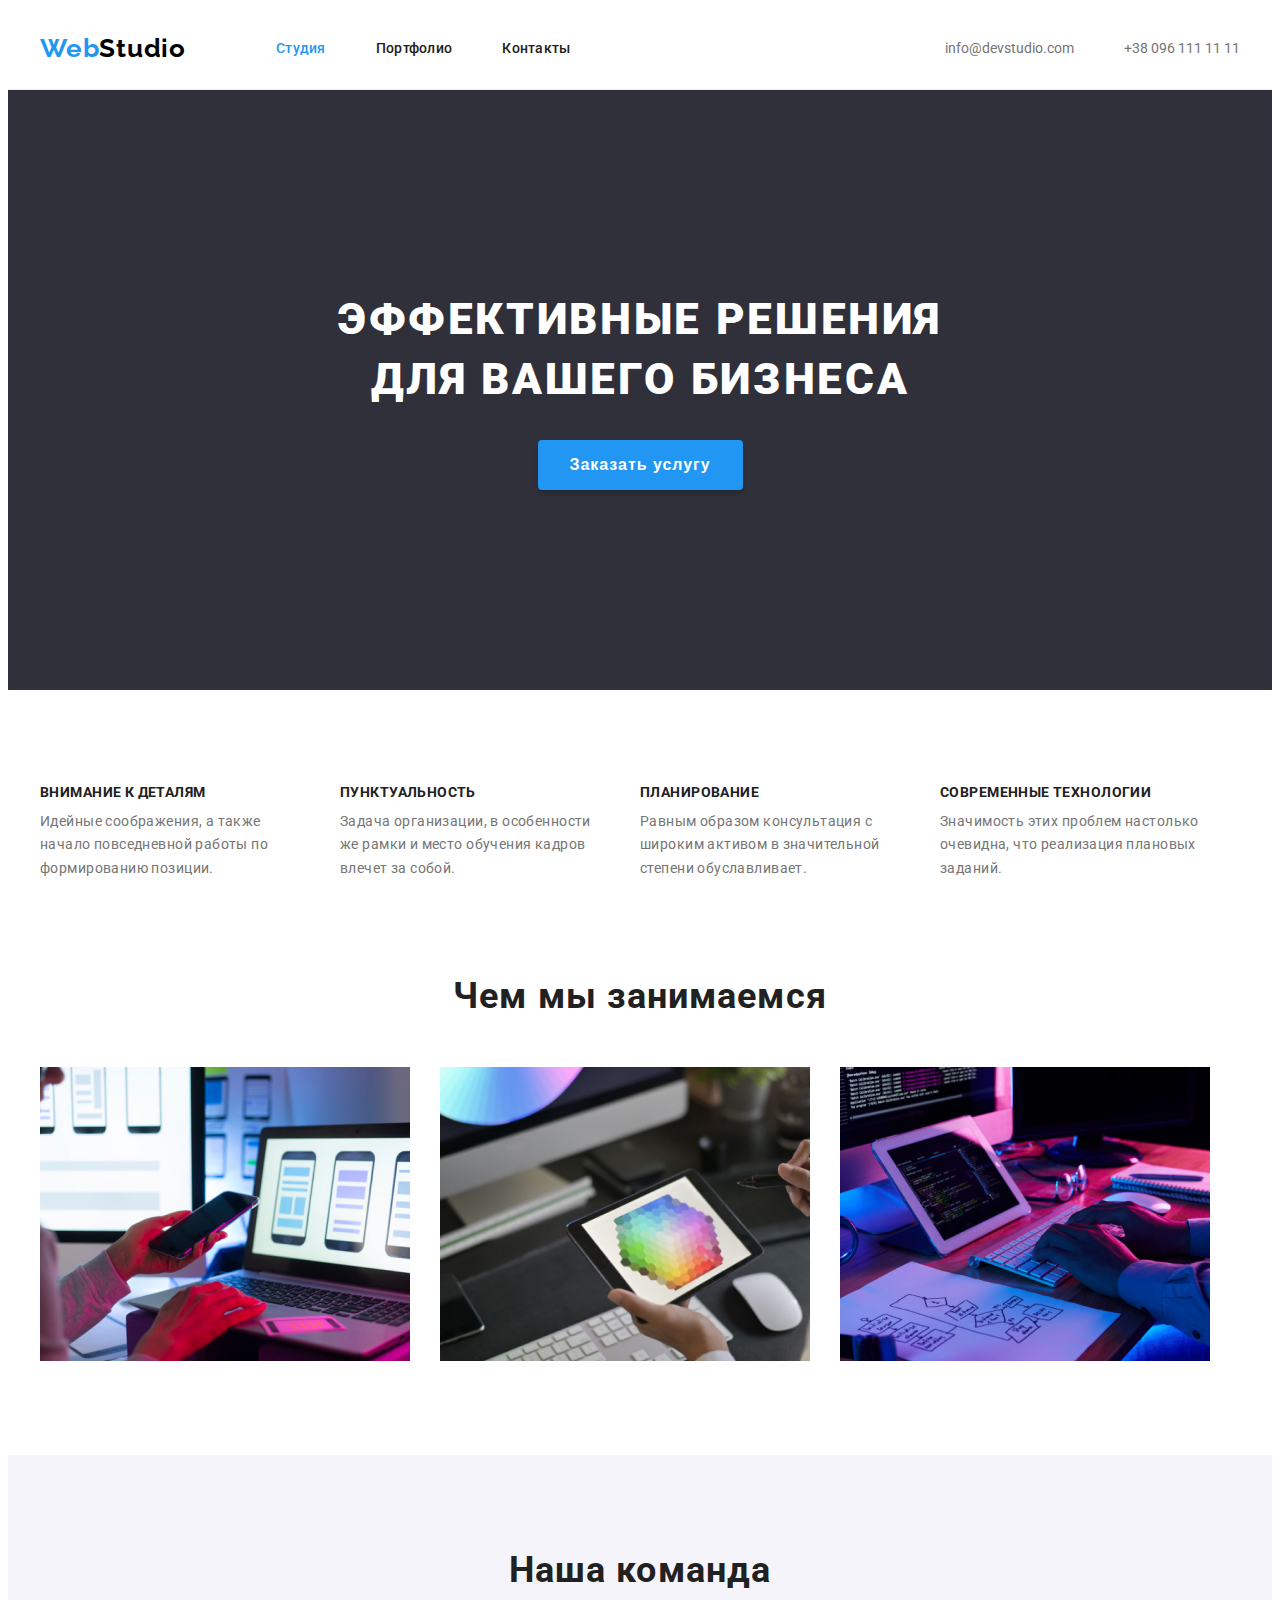
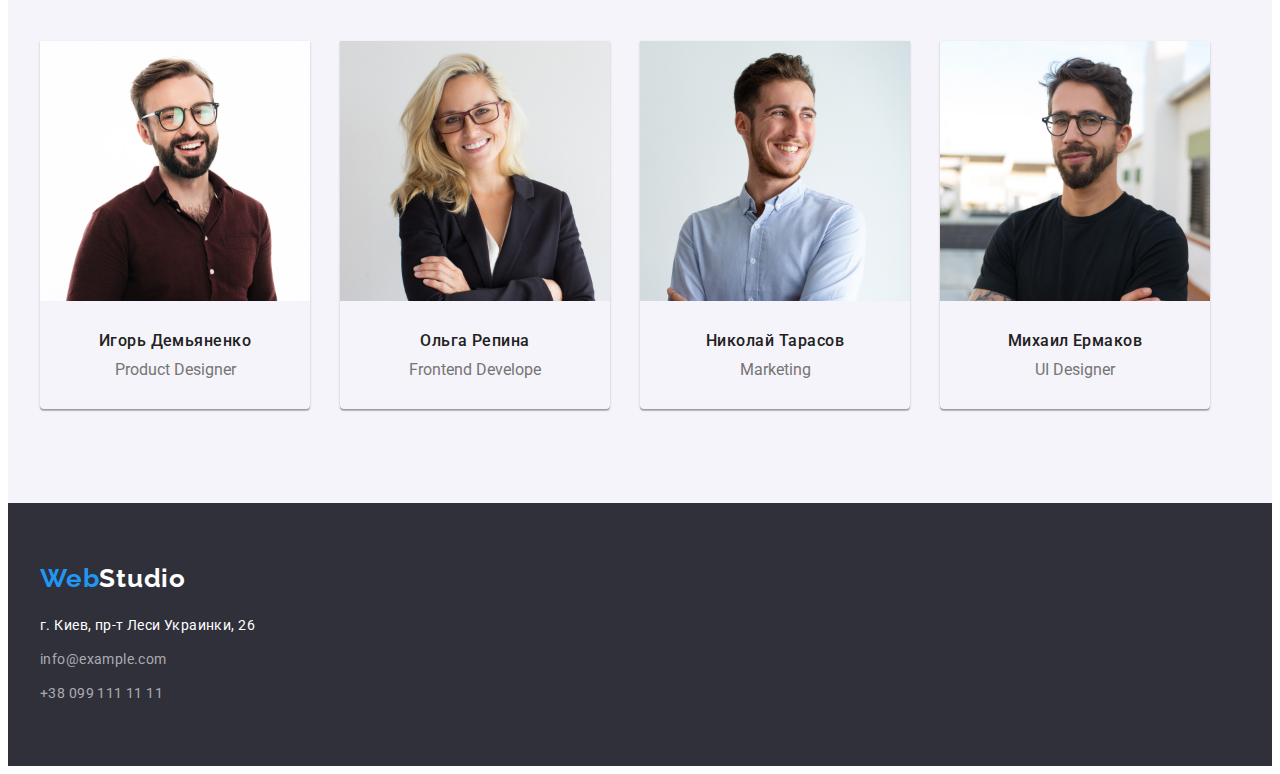
<file: index.html>
<!DOCTYPE html>
<html lang="ru">
  <head>
    <meta charset="UTF-8" />
    <meta name="viewport" content="width=device-width, initial-scale=1.0" />
    <link rel="preconnect" href="https://fonts.gstatic.com" />
    <link
      href="https://fonts.googleapis.com/css2?family=Raleway:wght@700&family=Roboto:wght@400;500;700;900&display=swap"
      rel="stylesheet"
    />
    <link
      rel="stylesheet"
      href="https://cdnjs.cloudflare.com/ajax/libs/modern-normalize/1.0.0/modern-normalize.min.css"
      integrity="sha512-ISS7cAi1PEhQ8jnbJpJZMd29NlhNj4AWYyLOSp2CE/CsHxTCu+r+t0D2yoJudVrd0/8fTVPUVDzY5Tvli75u/g=="
      crossorigin="anonymous"
    />
    <link rel="stylesheet" href="./css/styles.css" />
    <title lang="en">WebStudio</title>
  </head>
  <body>
    <!--Шапка сайта-->
    <header class="header">
      <div class="conteiner display-flex">
        <nav class="header-navigation display-flex">
          <a class="logo" href="./index.html"
            ><span class="logo-first-word">Web</span>Studio</a
          >
          <ul class="navigation-list display-flex">
            <li class="navigation-list-item">
              <a
                class="navigation-list-link navigation-list-link-active"
                href="./index.html"
              >
                Студия
              </a>
            </li>
            <li class="navigation-list-item">
              <a class="navigation-list-link" href="./portfolio.html"
                >Портфолио</a
              >
            </li>
            <li class="navigation-list-item">
              <a class="navigation-list-link" href="#">Контакты</a>
            </li>
          </ul>
        </nav>

        <ul class="address-list display-flex">
          <li class="address-item">
            <a class="address-link" href="mailto:info@devstudio.com"
              >info@devstudio.com</a
            >
          </li>
          <li class="address-item">
            <a class="address-link" href="tel:+380961111111"
              >+38 096 111 11 11</a
            >
          </li>
        </ul>
      </div>
    </header>
    <main>
      <!--Секція Герой-->
      <section class="hero section">
        <div class="conteiner">
          <h1 class="hero-title">
            Эффективные решения <br />
            для вашего бизнеса
          </h1>
          <button type="button" class="hero-button">Заказать услугу</button>
        </div>
      </section>
      <!--Особенности-->
      <section class="features section">
        <div class="conteiner">
          <h2 hidden class="section-title">Наши особенности</h2>
          <ul class="features-list display-flex">
            <li class="features-list-item">
              <h3 class="features-list-title">Внимание к деталям</h3>
              <p class="features-list-text">
                Идейные соображения, а также начало повседневной работы по
                формированию позиции.
              </p>
            </li>
            <li class="features-list-item">
              <h3 class="features-list-title">Пунктуальность</h3>
              <p class="features-list-text">
                Задача организации, в особенности же рамки и место обучения
                кадров влечет за собой.
              </p>
            </li>
            <li class="features-list-item">
              <h3 class="features-list-title">Планирование</h3>
              <p class="features-list-text">
                Равным образом консультация с широким активом в значительной
                степени обуславливает.
              </p>
            </li>
            <li class="features-list-item">
              <h3 class="features-list-title">Современные технологии</h3>
              <p class="features-list-text">
                Значимость этих проблем настолько очевидна, что реализация
                плановых заданий.
              </p>
            </li>
          </ul>
        </div>
      </section>
      <!--Чем мы занимаемся-->
      <section class="doing section">
        <div class="conteiner">
          <h2 class="section-title">Чем мы занимаемся</h2>
          <ul class="doing-list display-flex">
            <li class="doing-list-item">
              <img
                class="doing-list-image"
                src="./images/index/what-we-do-img-1.jpg"
                alt="Процес вестания страници"
                width="370"
                height="294"
              />
            </li>
            <li class="doing-list-item">
              <img
                class="doing-list-image"
                src="./images/index/what-we-do-img-2.jpg"
                alt="Процес тестирования страницт"
                width="370"
                height="294"
              />
            </li>
            <li class="doing-list-item">
              <img
                class="doing-list-image"
                src="./images/index/what-we-do-img-3.jpg"
                alt="Процес создания дизайна"
                width="370"
                height="294"
              />
            </li>
          </ul>
        </div>
      </section>
      <!--Наша команда-->
      <section class="team section">
        <div class="conteiner">
          <h2 class="section-title">Наша команда</h2>
          <ul class="team-list display-flex">
            <li class="team-list-item">
              <img
                class="team-list-image"
                src="./images/index/teammate-img-Igor.jpg"
                alt="Фото Игоря
            Демьяненко"
                width="270"
                height="260"
              />
              <div class="team-list-text-conteiner">
                <h3 class="team-list-title">Игорь Демьяненко</h3>
                <p class="team-list-text" lang="en">Product Designer</p>
              </div>
            </li>
            <li class="team-list-item">
              <img
                class="team-list-image"
                src="./images/index/teammate-img-Olga.jpg"
                alt="Ольги Репинои"
                width="270"
                height="260"
              />
              <div class="team-list-text-conteiner">
                <h3 class="team-list-title">Ольга Репина</h3>
                <p class="team-list-text" lang="en">Frontend Develope</p>
              </div>
            </li>
            <li class="team-list-item">
              <img
                class="team-list-image"
                src="./images/index/teammate-img-Mykola.jpg"
                alt="Фото Николая
            Тарасова"
                width="270"
                height="260"
              />
              <div class="team-list-text-conteiner">
                <h3 class="team-list-title">Николай Тарасов</h3>
                <p class="team-list-text" lang="en">Marketing</p>
              </div>
            </li>
            <li class="team-list-item">
              <img
                class="team-list-image"
                src="./images/index/teammate-img-Myhailo.jpg"
                alt="Михаила Ермакова"
                width="270"
                height="260"
              />
              <div class="team-list-text-conteiner">
                <h3 class="team-list-title">Михаил Ермаков</h3>
                <p class="team-list-text" lang="en">UI Designer</p>
              </div>
            </li>
          </ul>
        </div>
      </section>
    </main>
    <!--Подвал сайта-->
    <footer class="footer">
      <div class="conteiner">
        <a class="logo logo-footer" href="./index.html">
          <span class="logo-first-word">Web</span>Studio
        </a>
        <address class="footer-address">
          <a
            class="footer-address-link"
            href="https://goo.gl/maps/fKDju42FKTuRYaaN9"
            target="_blank"
          >
            г. Киев, пр-т Леси Украинки, 26
          </a>

          <ul class="footer-list">
            <li class="footer-list-item">
              <a class="footer-list-link" href="mailto:info@example.com">
                info@example.com
              </a>
            </li>
            <li class="footer-list-item">
              <a class="footer-list-link" href="tel:+380991111111">
                +38 099 111 11 11
              </a>
            </li>
          </ul>
        </address>
      </div>
    </footer>
  </body>
</html>
</file>
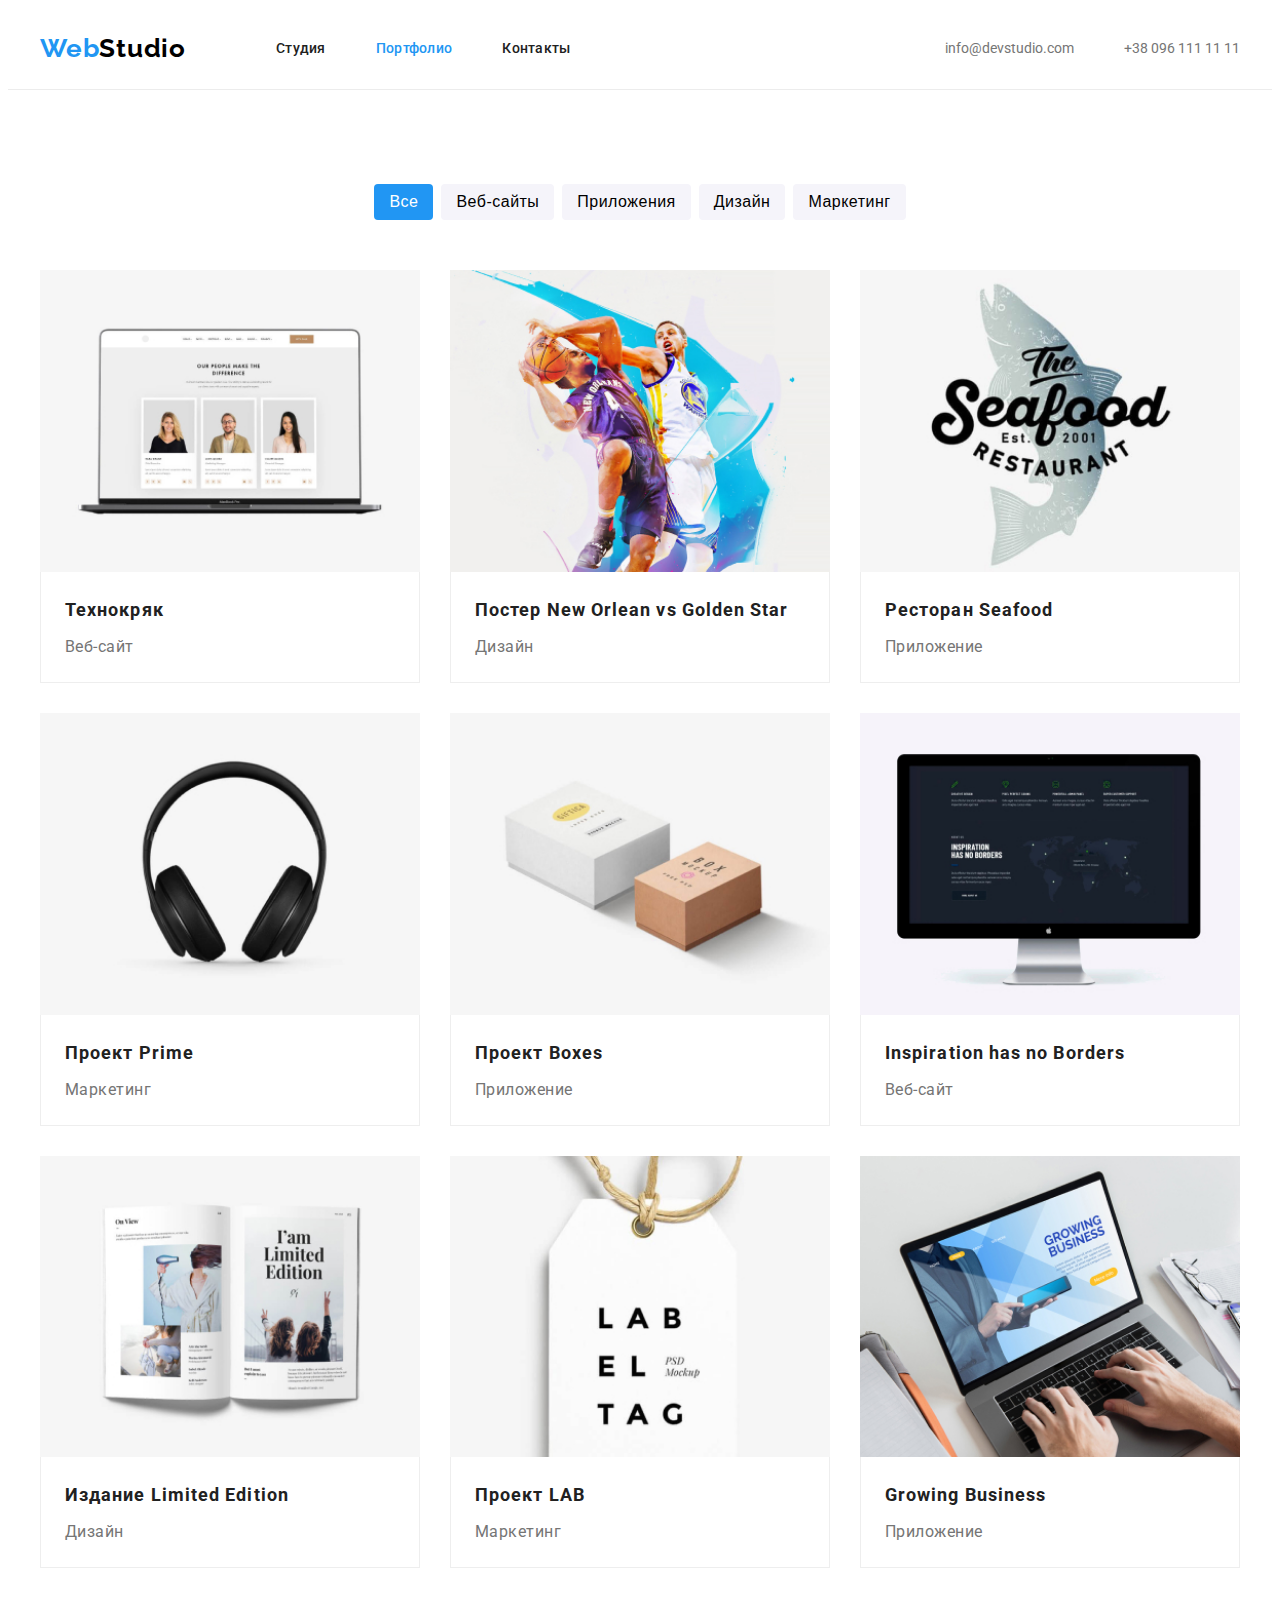
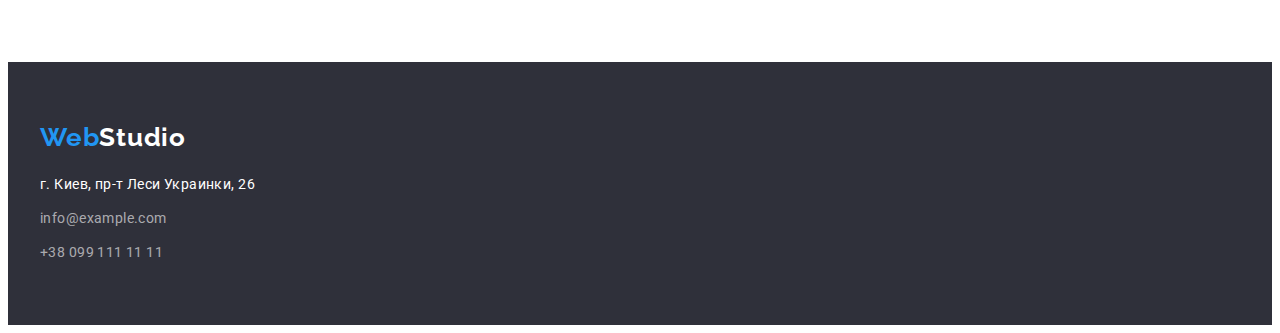
<file: portfolio.html>
<!DOCTYPE html>
<html lang="ru">
  <head>
    <meta charset="UTF-8" />
    <meta name="viewport" content="width=device-width, initial-scale=1.0" />
    <link rel="preconnect" href="https://fonts.gstatic.com" />
    <link
      href="https://fonts.googleapis.com/css2?family=Raleway:wght@700&family=Roboto:wght@400;500;700;900&display=swap"
      rel="stylesheet"
    />
    <link
      rel="stylesheet"
      href="https://cdnjs.cloudflare.com/ajax/libs/modern-normalize/1.0.0/modern-normalize.min.css"
      integrity="sha512-ISS7cAi1PEhQ8jnbJpJZMd29NlhNj4AWYyLOSp2CE/CsHxTCu+r+t0D2yoJudVrd0/8fTVPUVDzY5Tvli75u/g=="
      crossorigin="anonymous"
    />
    <link rel="stylesheet" href="./css/styles.css" />
    <title>WebStudio</title>
  </head>
  <body>
    <!--Шапка сайта-->
    <header class="header">
      <div class="conteiner display-flex">
        <nav class="header-navigation display-flex">
          <a class="logo" href="./index.html"
            ><span class="logo-first-word">Web</span>Studio</a
          >
          <ul class="navigation-list display-flex">
            <li class="navigation-list-item">
              <a class="navigation-list-link n" href="./index.html"> Студия </a>
            </li>
            <li class="navigation-list-item">
              <a
                class="navigation-list-link navigation-list-link-active"
                href="./portfolio.html"
                >Портфолио</a
              >
            </li>
            <li class="navigation-list-item">
              <a class="navigation-list-link" href="#">Контакты</a>
            </li>
          </ul>
        </nav>

        <ul class="address-list display-flex">
          <li class="address-item">
            <a class="address-link" href="mailto:info@devstudio.com"
              >info@devstudio.com</a
            >
          </li>
          <li class="address-item">
            <a class="address-link" href="tel:+380961111111"
              >+38 096 111 11 11</a
            >
          </li>
        </ul>
      </div>
    </header>

    <main>
      <!--Секція Герой-->
      <section class="examples section">
        <div class="conteiner">
          <h1 hidden>Портфоліо</h1>
          <ul class="examples-filter display-flex">
            <li class="examples-filter-item">
              <button type="button" class="examples-filter-button active">
                Все
              </button>
            </li>
            <li class="examples-filter-item">
              <button type="button" class="examples-filter-button">
                Веб-сайты
              </button>
            </li>
            <li class="examples-filter-item">
              <button type="button" class="examples-filter-button">
                Приложения
              </button>
            </li>
            <li class="examples-filter-item">
              <button type="button" class="examples-filter-button">
                Дизайн
              </button>
            </li>
            <li class="examples-filter-item">
              <button type="button" class="examples-filter-button">
                Маркетинг
              </button>
            </li>
          </ul>
          <!-- <form action="portfolio-filter-form">
          <label for="all-pages">
            Все
            <input
              type="radio"
              name="filter"
              id="all-pages"
              value="all-pages"
              checked
            />
          </label>
          <label for="web-studio-pages">
            Веб-сайты
            <input
              type="radio"
              name="filter"
              id="web-studio-pages"
              value="web-studio-pages"
            />
          </label>
          <label for="apllications">
            Приложения
            <input
              type="radio"
              name="filter"
              id="apllications"
              value="apllications"
            />
          </label>
          <label for="designs">
            Дизайн
            <input type="radio" name="filter" id="designs" value="designs" />
          </label>
          <label for="marketing">
            Маркетинг
            <input
              type="radio"
              name="filter"
              id="marketing"
              value="marketing"
            />
          </label>
        </form> -->
          <h2 class="examples-titlte" hidden>Примери работ</h2>
          <ul class="examples-list display-flex">
            <li class="examples-list-item">
              <a class="examples-list-link" href="#">
                <img
                  class="examples-list-image"
                  src="./images/portfolio/our-works-img-1.jpg"
                  alt="Ноутбук с примером сайта"
                />
                <div class="examples-list-text-conteiner">
                  <h3 class="examples-list-title">Технокряк</h3>
                  <p class="examples-list-text">Веб-сайт</p>
                </div>
              </a>
            </li>
            <li class="examples-list-item">
              <a class="examples-list-link" href="#">
                <img
                  class="examples-list-image"
                  src="./images/portfolio/our-works-img-2.jpg"
                  alt="Два баскетболиста борютса за м'яч"
                />
                <div class="examples-list-text-conteiner">
                  <h3 class="examples-list-title">
                    Постер <span lang="en">New Orlean vs Golden Star</span>
                  </h3>
                  <p class="examples-list-text">Дизайн</p>
                </div>
              </a>
            </li>
            <li class="examples-list-item">
              <a class="examples-list-link" href="#">
                <img
                  class="examples-list-image"
                  src="./images/portfolio/our-works-img-3.jpg"
                  alt="Логотип сефудс ресторана"
                />
                <div class="examples-list-text-conteiner">
                  <h3 class="examples-list-title">
                    Ресторан <span lang="en">Seafood</span>
                  </h3>
                  <p class="examples-list-text">Приложение</p>
                </div>
              </a>
            </li>
            <li class="examples-list-item">
              <a class="examples-list-link" href="#">
                <img
                  class="examples-list-image"
                  src="./images/portfolio/our-works-img-4.jpg"
                  alt="Наушники"
                />
                <div class="examples-list-text-conteiner">
                  <h3 class="examples-list-title">
                    Проект <span lang="en">Prime</span>
                  </h3>
                  <p class="examples-list-text">Маркетинг</p>
                </div>
              </a>
            </li>
            <li class="examples-list-item">
              <a class="examples-list-link" href="#">
                <img
                  class="examples-list-image"
                  src="./images/portfolio/our-works-img-5.jpg"
                  alt="Две коробоки"
                />
                <div class="examples-list-text-conteiner">
                  <h3 class="examples-list-title">
                    Проект <span lang="en">Boxes</span>
                  </h3>
                  <p class="examples-list-text">Приложение</p>
                </div>
              </a>
            </li>
            <li class="examples-list-item">
              <a class="examples-list-link" href="#">
                <img
                  class="examples-list-image"
                  src="./images/portfolio/our-works-img-6.jpg"
                  alt="Компютер с откритим на нем сайте"
                />
                <div class="examples-list-text-conteiner">
                  <h3 class="examples-list-title" lang="en">
                    Inspiration has no Borders
                  </h3>
                  <p class="examples-list-text">Веб-сайт</p>
                </div>
              </a>
            </li>
            <li class="examples-list-item">
              <a class="examples-list-link" href="#">
                <img
                  class="examples-list-image"
                  src="./images/portfolio/our-works-img-7.jpg"
                  alt="Откритая книга"
                />
                <div class="examples-list-text-conteiner">
                  <h3 class="examples-list-title">
                    Издание <span lang="en">Limited Edition</span>
                  </h3>
                  <p class="examples-list-text">Дизайн</p>
                </div>
              </a>
            </li>
            <li class="examples-list-item">
              <a class="examples-list-link" href="">
                <img
                  class="examples-list-image"
                  src="./images/portfolio/our-works-img-8.jpg"
                  alt="Бирка с надписью lab el tag"
                />
                <div class="examples-list-text-conteiner">
                  <h3 class="examples-list-title">
                    Проект <span lang="en">LAB</span>
                  </h3>
                  <p class="examples-list-text">Маркетинг</p>
                </div>
              </a>
            </li>
            <li class="examples-list-item">
              <a class="examples-list-link" href="">
                <img
                  class="examples-list-image"
                  src="./images/portfolio/our-works-img-9.jpg"
                  alt="Человек набирает текс на ноутбуке"
                />
                <div class="examples-list-text-conteiner">
                  <h3 class="examples-list-title" lang="en">
                    Growing Business
                  </h3>
                  <p class="examples-list-text">Приложение</p>
                </div>
              </a>
            </li>
          </ul>
        </div>
      </section>
    </main>
    <!--Подвал сайта-->
    <footer class="footer">
      <div class="conteiner">
        <a class="logo logo-footer" href="./index.html">
          <span class="logo-first-word">Web</span>Studio
        </a>
        <address class="footer-address">
          <a
            class="footer-address-link"
            href="https://goo.gl/maps/fKDju42FKTuRYaaN9"
            target="_blank"
          >
            г. Киев, пр-т Леси Украинки, 26
          </a>

          <ul class="footer-list">
            <li class="footer-list-item">
              <a class="footer-list-link" href="mailto:info@example.com">
                info@example.com
              </a>
            </li>
            <li class="footer-list-item">
              <a class="footer-list-link" href="tel:+380991111111">
                +38 099 111 11 11
              </a>
            </li>
          </ul>
        </address>
      </div>
    </footer>
  </body>
</html>
</file>
<file: css/styles.css>
:root {
  --text-color: #757575;
  --text-color-title: #212121;
  --text-font-size: 14px;
  --logo-first-word-color: #2196f3;
  --logo-header-color: #000000;
  --active-link-color: #2196f3;
  --light-background-color: #f5f4fa;
  --dark-background-color: #2f303a;
  --dark-background-text-color: #ffffff;
  --gatter-size: 15px;
  --double-gatter-size: 30px;
  --section-padding: 94px;
  --button-background-color-active: #188ce8;
  --collum-number: 3;
}
body {
  color: var(--text-color);
  font-family: "Roboto", sans-serif;
  font-size: var(--text-font-size);
  font-weight: 400;
  font-size: 14px;
}

img {
  display: block;
}
a {
  color: inherit;
  text-decoration: none;
  font-style: normal;
  display: block;
}

ul {
  list-style-type: none;
  padding: 0;
  margin: 0;
}
h1,
h2,
h3,
h4,
h5,
h6 {
  margin: 0;
  color: var(--text-color-title);
}
p {
  margin: 0;
}

/* == Common styles == */
.display-flex {
  display: flex;
}
.section {
  padding: var(--section-padding) 0;
}
.conteiner {
  width: 1200px;
  padding-left: var(--gatter-size);
  padding-right: var(--gatter-size);
  margin: 0 auto;
}
.logo {
  padding: 25px 0;
  margin-right: 90px;

  font-family: "Raleway", sans-serif;
  color: var(--logo-header-color);
  font-weight: 700;
  font-size: 26px;
  line-height: 1.192;
  letter-spacing: 0.03em;
}
.logo-first-word {
  color: var(--logo-first-word-color);
}
.section-title {
  font-weight: 700;
  font-size: 36px;
  line-height: 1.167;
  text-align: center;
  letter-spacing: 0.03em;
  margin-bottom: 50px;
}

/* == Heder styles == */
.header {
  border-bottom: 1px solid #ececec;
}
.header .conteiner {
  align-items: center;
}

.header-address,
.navigation-list {
  align-items: center;

  font-weight: 500;
  line-height: 1.143;
  letter-spacing: 0.02em;
}
.navigation-list-item:not(:last-child) {
  margin-right: 50px;
}

.navigation-list-link {
  color: var(--text-color-title);
  padding: 32px 0;
}
.address-list {
  margin-left: auto;
}
.address-item:not(:last-child) {
  margin-right: 50px;
}
.address-link {
  padding: 32px 0;
}
.navigation-list-link:hover,
.navigation-list-link:focus,
.address-link:hover,
.address-link:focus,
.navigation-list-link-active {
  color: var(--active-link-color);
}

/* ===== Index.html styles =====*/

/* == Hero section styles == */

.hero {
  background-color: var(--dark-background-color);
  color: var(--dark-background-text-color);
  text-align: center;
}
.hero.section {
  padding: 200px 0;
}
.hero-title {
  color: inherit;
  font-weight: 900;
  font-size: 44px;
  line-height: 1.36;
  text-align: center;
  letter-spacing: 0.06em;
  text-transform: uppercase;
  margin-bottom: 30px;
}
.hero-button {
  background: var(--active-link-color);
  box-shadow: 0px 4px 4px rgba(0, 0, 0, 0.15);
  border-radius: 4px;
  color: inherit;

  font-weight: 700;
  font-size: 16px;
  line-height: 1.87;
  letter-spacing: 0.06em;
  cursor: pointer;

  padding: 10px 32px;
  border: none;
}
.hero-button:hover,
.hero-button:focus {
  background-color: var(--button-background-color-active);
}

/* == Features section styles == */

.features-list-title {
  font-weight: 700;
  line-height: 1.143;
  letter-spacing: 0.03em;
  text-transform: uppercase;
  font-size: inherit;
  margin-bottom: 10px;
}
.features-list-item {
  width: 270px;
}
.features-list-item:not(:last-child) {
  margin-right: var(--double-gatter-size);
}
.features-list-text {
  line-height: 1.71;
  letter-spacing: 0.03em;
}

/* == What we do styles == */
.doing.section {
  padding-top: 0;
}

.doing-list-item:not(:last-child) {
  margin-right: var(--double-gatter-size);
}
/* == Our team section styles == */

.team {
  background-color: var(--light-background-color);
}
.team-list {
  font-size: 16px;
}
.team-list-title {
  font-size: inherit;
  font-weight: 500;
  line-height: 1.187;
  letter-spacing: 0.03em;
}
.team-list-item {
  box-shadow: 0px 1px 3px rgba(0, 0, 0, 0.12), 0px 1px 1px rgba(0, 0, 0, 0.14),
    0px 2px 1px rgba(0, 0, 0, 0.2);
  border-radius: 0px 0px 4px 4px;
}
.team-list-item:not(:last-child) {
  margin-right: var(--double-gatter-size);
}
.team-list-text-conteiner {
  text-align: center;
  padding: var(--double-gatter-size);
}
.team-list-title {
  margin-bottom: 10px;
}
/* == footer styles == */

.footer {
  color: var(--dark-background-text-color);
  background-color: var(--dark-background-color);
  padding: 60px 0;
}
.logo-footer {
  color: var(--dark-background-text-color);
  padding: 0;
  margin-bottom: 20px;
}
.footer-address {
  line-height: 1.71;
  letter-spacing: 0.03em;
}
.footer-address-link {
  margin-bottom: 10px;
}
.footer-list-item:not(:last-child) {
  margin-bottom: 10px;
}
.footer-list-link {
  color: rgba(255, 255, 255, 0.6);
}
.footer-list-link:focus,
.footer-list-link:hover {
  color: var(--active-link-color);
}

/* ===== Portfolio.html styles ===== */

/* == examples section ==*/
.examples-filter {
  margin-bottom: 50px;
  justify-content: center;
}
.examples-filter-item:not(:last-child) {
  margin-right: 8px;
}
.examples-filter-button {
  font-weight: 500;
  font-size: 16px;
  line-height: 1.62;
  text-align: center;
  letter-spacing: 0.03em;
  padding: 5px 15px;
  background: #f5f4fa;
  border-radius: 4px;
  border: none;
  cursor: pointer;
}
.examples-filter-button:hover,
.examples-filter-button:focus,
.examples-filter-button.active {
  background: var(--active-link-color);
  color: #ffffff;
}
.examples-list {
  flex-wrap: wrap;
}
.examples-list-item {
  width: calc(
    (100% - (30px * (var(--collum-number) - 1))) / var(--collum-number)
  );
}
.examples-list-item:not(:nth-child(3n + 3)) {
  margin-right: var(--double-gatter-size);
}

.examples-list-item:not(:nth-last-child(-n + 3)) {
  margin-bottom: var(--double-gatter-size);
}
.examples-list-image {
  width: 100%;
}

.examples-list-text-conteiner {
  padding: 20px 24px;
  border: 1px solid #eeeeee;
  border-top: none;
}
.examples-list-title {
  margin-bottom: 4px;

  font-family: Roboto;
  font-style: normal;
  font-weight: 700;
  font-size: 18px;
  line-height: 2;
  letter-spacing: 0.06em;
}
.examples-list-text {
  font-size: 16px;
  line-height: 1.87;
  letter-spacing: 0.03em;
  color: #757575;
}
</file>
